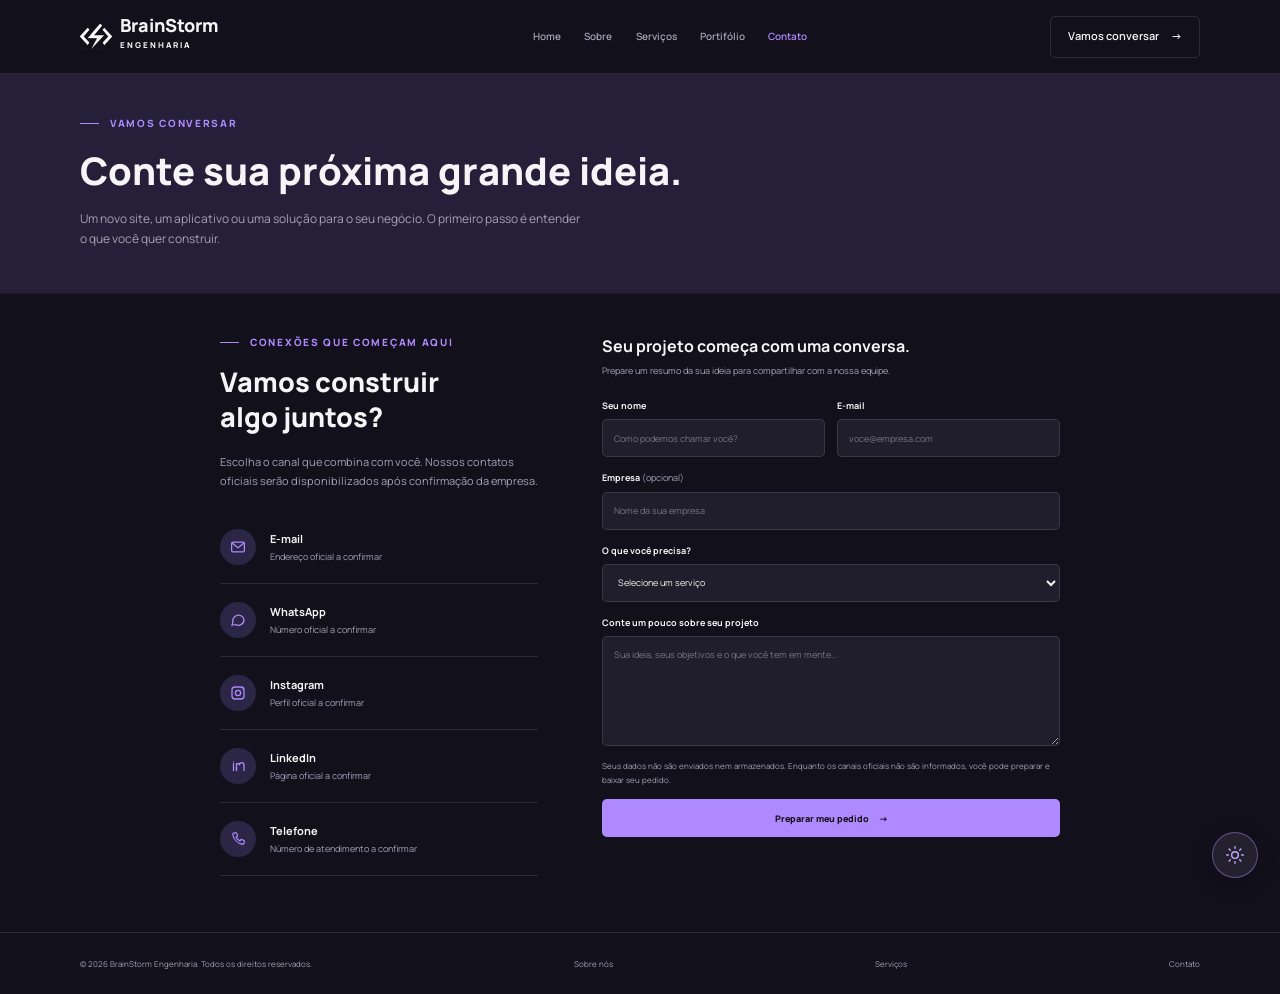
<file: contato.html>
<!DOCTYPE html>
<html lang="pt-br">
<head>
    <meta charset="UTF-8">
    <meta name="viewport" content="width=device-width, initial-scale=1.0">
    <title>Contato</title>
    <link rel="stylesheet" href="contato.css">
    <link rel="stylesheet" href="theme.css">
    <script src="theme.js"></script>
    <link rel="icon" type="image/PNG" href="Icones/BrainStorm Logo.png">

</head>
<body>

    <nav id="navegacao">
        <img src="Icones/BrainStorm - logobranca.png">
        <h4>BrainStorm</h4>
        <h6>Engenharia</h6>
        <a href="#pedido">Vamos conversar <span aria-hidden="true">→</span></a>
        <ul id="menu">
            <li><a href="index.html">Home</a></li>
            <li><a href="sobre.html">Sobre</a></li>
            <li><a href="servicos.html">Serviços</a></li>
            <li><a href="portfolio.html">Portifólio</a></li>
            <li><a href="contato.html">Contato</a></li>
        </ul>

    </nav>

    <header id="chamada">
        <h4>Vamos conversar</h4>
        <h1>Conte sua próxima grande ideia.</h1>
        <p> Um novo site, um aplicativo ou uma solução para o seu 
            negócio. O primeiro passo é entender o que você quer 
            construir. 
        </p>

    </header>

    <main>

        <section id="conexoes">
            <h4>Conexões que começam aqui</h4>
            <h1>Vamos construir<br>algo juntos?</h1>
            <p>Escolha o canal que combina com você. Nossos 
                contatos oficiais serão disponibilizados após 
                confirmação da empresa.
            </p>

            <ul id="redes_sociais">
                <li>
                    <span class="social-icon" aria-hidden="true"><svg viewBox="0 0 24 24"><rect x="3.5" y="5.5" width="17" height="13" rx="2"></rect><path d="m4.5 7 7.5 6 7.5-6"></path></svg></span>
                    <span><strong>E-mail</strong><small>Endereço oficial a confirmar</small></span>
                </li>
                <li>
                    <span class="social-icon" aria-hidden="true"><svg viewBox="0 0 24 24"><path d="M20 11.5a7.5 7.5 0 0 1-11.2 6.5L4 19l1.2-4.1A7.5 7.5 0 1 1 20 11.5Z"></path></svg></span>
                    <span><strong>WhatsApp</strong><small>Número oficial a confirmar</small></span>
                </li>
                <li>
                    <span class="social-icon" aria-hidden="true"><svg viewBox="0 0 24 24"><rect x="4" y="4" width="16" height="16" rx="4"></rect><circle cx="12" cy="12" r="3.5"></circle><path d="M17.5 6.8h.01"></path></svg></span>
                    <span><strong>Instagram</strong><small>Perfil oficial a confirmar</small></span>
                </li>
                <li>
                    <span class="social-icon" aria-hidden="true"><svg viewBox="0 0 24 24"><path d="M6 9v9M6 6.5v.01M10 18v-9h4v1.5a3 3 0 0 1 6 0V18"></path><path d="M10 13v5"></path></svg></span>
                    <span><strong>LinkedIn</strong><small>Página oficial a confirmar</small></span>
                </li>
                <li>
                    <span class="social-icon" aria-hidden="true"><svg viewBox="0 0 24 24"><path d="M7 3.8h3l1.4 4-2 1.8a15 15 0 0 0 5 5l1.8-2 4 1.4v3a2 2 0 0 1-2.2 2A16 16 0 0 1 5 6a2 2 0 0 1 2-2.2Z"></path></svg></span>
                    <span><strong>Telefone</strong><small>Número de atendimento a confirmar</small></span>
                </li>
            </ul>
        </section>

        <section id="pedido">
            <h3>Seu projeto começa com uma conversa.</h3>
            <p> Prepare um resumo da sua ideia para compartilhar com a nossa 
                equipe.
            </p>

            <form id="pedido-form">
                <div class="form-row">
                    <div class="field">
                        <label for="nome">Seu nome</label>
                        <input id="nome" name="nome" type="text" placeholder="Como podemos chamar você?" autocomplete="name" required>
                    </div>
                    <div class="field">
                        <label for="email">E-mail</label>
                        <input id="email" name="email" type="email" placeholder="voce@empresa.com" autocomplete="email" required>
                    </div>
                </div>
                <div class="field">
                    <label for="empresa">Empresa <span>(opcional)</span></label>
                    <input id="empresa" name="empresa" type="text" placeholder="Nome da sua empresa" autocomplete="organization">
                </div>
                <div class="field">
                    <label for="catalogo">O que você precisa?</label>
                    <select id="catalogo" name="servico" required>
                        <option value="">Selecione um serviço</option>
                        <option value="Sites & experiências web">Sites & experiências web</option>
                        <option value="Aplicativos sob medida">Aplicativos sob medida</option>
                        <option value="Serviços de infraestrutura">Serviços de infraestrutura</option>
                        <option value="Soluções digitais">Soluções digitais</option>
                        <option value="Quero conversar sobre uma ideia">Quero conversar sobre uma ideia</option>
                    </select>
                </div>
                <div class="field">
                    <label for="projeto">Conte um pouco sobre seu projeto</label>
                    <textarea id="projeto" name="projeto" placeholder="Sua ideia, seus objetivos e o que você tem em mente..." required></textarea>
                </div>

                <p class="privacy-note">Seus dados não são enviados nem armazenados. Enquanto os canais oficiais não são informados, você pode preparar e baixar seu pedido.</p>
                <button type="submit">Preparar meu pedido <span aria-hidden="true">→</span></button>
                <p id="form-status" role="status" aria-live="polite"></p>
            </form>
        </section>

    </main>

    <footer>

        <p>© 2026 BrainStorm Engenharia. Todos os direitos reservados.</p>
        <a href="sobre.html"> Sobre nós </a>
        <a href="servicos.html"> Serviços </a>
        <a href="contato.html"> Contato</a>


    </footer>

    <div vw class="enabled">
    <div vw-access-button class="active"></div>
    <div vw-plugin-wrapper>
      <div class="vw-plugin-top-wrapper"></div>
    </div>
   </div>
   <script src="https://vlibras.gov.br/app/vlibras-plugin.js"></script>
   <script>
    new window.VLibras.Widget('https://vlibras.gov.br/app');
   </script>

   <script src="contato.js"></script>

    
</body>
</html>
</file>
<file: contato.css>
@import url('https://fonts.googleapis.com/css2?family=Manrope:wght@400;500;600;700;800&display=swap');

:root {
	--page: #11101b;
	--surface: #24212e;
	--surface-raised: #2b2645;
	--text: #f5f5f7;
	--muted: #a4a2b4;
	--accent: #ae89ff;
	--green: #20a879;
	--line: rgba(228, 228, 228, 0.13);
	--content-width: 1120px;
}

* {
	box-sizing: border-box;
}

html {
	scroll-behavior: smooth;
}

body {
	margin: 0;
	background: var(--page);
	color: var(--text);
	font-family: 'Manrope', 'Avenir Next', sans-serif;
	font-size: 15px;
	line-height: 1.7;
	-webkit-font-smoothing: antialiased;
}

a {
	color: inherit;
	text-decoration: none;
}

a:focus-visible,
button:focus-visible,
input:focus-visible,
select:focus-visible,
textarea:focus-visible {
	outline: 2px solid var(--accent);
	outline-offset: 3px;
}

#navegacao {
	position: relative;
	display: grid;
	grid-template-columns: 40px 170px minmax(0, 1fr) auto;
	grid-template-rows: 1fr 1fr;
	align-items: center;
	min-height: 74px;
	padding: 0 max(24px, calc((100% - var(--content-width)) / 2));
	border-bottom: 1px solid var(--line);
	background: var(--page);
}

#navegacao img {
	grid-column: 1;
	grid-row: 1 / 3;
	width: 32px;
	height: 32px;
	object-fit: contain;
}

#navegacao h4,
#navegacao h6 {
	grid-column: 2;
	margin: 0;
	line-height: 1.2;
}

#navegacao h4 {
	align-self: end;
	font-size: 18px;
	font-weight: 800;
}

#navegacao h6 {
	align-self: start;
	margin-top: 3px;
	font-size: 8px;
	font-weight: 800;
	letter-spacing: 2px;
	text-transform: uppercase;
}

#navegacao > a {
	display: inline-flex;
	grid-column: 4;
	grid-row: 1 / 3;
	align-items: center;
	gap: 12px;
	min-height: 42px;
	padding: 0 17px;
	border: 1px solid var(--line);
	border-radius: 5px;
	font-size: 11px;
	font-weight: 600;
	transition: border-color 180ms ease, background 180ms ease;
}

#navegacao > a:hover {
	border-color: rgba(174, 137, 255, 0.5);
	background: rgba(174, 137, 255, 0.08);
}

#menu {
	display: flex;
	grid-column: 3;
	grid-row: 1 / 3;
	align-items: center;
	justify-content: center;
	gap: clamp(12px, 1.8vw, 24px);
	min-width: 0;
	margin: 0 18px;
	padding: 0;
	list-style: none;
}

#menu a {
	display: inline-flex;
	align-items: center;
	min-height: 42px;
	color: var(--muted);
	font-size: 10px;
	font-weight: 600;
	white-space: nowrap;
	transition: color 180ms ease;
}

#menu a:hover,
#menu li:last-child a {
	color: var(--accent);
}

#chamada {
	width: 100%;
	padding: 42px max(24px, calc((100% - var(--content-width)) / 2)) 44px;
	background: #251f39;
	box-shadow: 0 0 0 100vmax #251f39;
	clip-path: inset(0 -100vmax);
}

#chamada h4,
#conexoes > h4 {
	margin: 0 0 17px;
	color: var(--accent);
	font-size: 10px;
	font-weight: 800;
	letter-spacing: 1.7px;
	line-height: 1.5;
	text-transform: uppercase;
}

#chamada h4::before,
#conexoes > h4::before {
	display: inline-block;
	width: 19px;
	height: 1px;
	margin: 0 11px 3px 0;
	background: var(--accent);
	content: '';
}

#chamada h1 {
	margin: 0;
	font-size: 38px;
	font-weight: 800;
	letter-spacing: 0;
	line-height: 1.2;
}

#chamada p {
	max-width: 500px;
	margin: 15px 0 0;
	color: var(--muted);
	font-size: 12px;
}

main {
	display: grid;
	grid-template-columns: minmax(0, 0.82fr) minmax(0, 1.18fr);
	align-items: start;
	gap: 64px;
	width: min(840px, calc(100% - 48px));
	margin: 0 auto;
	padding: 42px 0 56px;
}

#conexoes,
#pedido {
	min-width: 0;
}

#conexoes > h4 {
	margin-bottom: 14px;
}

#conexoes h1 {
	margin: 0;
	font-size: 27px;
	font-weight: 800;
	letter-spacing: 0;
	line-height: 1.3;
}

#conexoes > p {
	margin: 17px 0 0;
	color: var(--muted);
	font-size: 11px;
	line-height: 1.8;
}

#redes_sociais {
	margin: 20px 0 0;
	padding: 0;
	list-style: none;
}

#redes_sociais li {
	display: flex;
	align-items: center;
	gap: 14px;
	min-height: 73px;
	border-bottom: 1px solid var(--line);
}

.social-icon {
	display: grid;
	flex: 0 0 36px;
	place-items: center;
	width: 36px;
	height: 36px;
	border-radius: 50%;
	background: var(--surface-raised);
	color: var(--accent);
}

.social-icon svg {
	width: 18px;
	height: 18px;
	fill: none;
	stroke: currentColor;
	stroke-linecap: round;
	stroke-linejoin: round;
	stroke-width: 1.7;
}

#redes_sociais li > span:last-child {
	display: grid;
	gap: 1px;
}

#redes_sociais strong {
	font-size: 11px;
	font-weight: 700;
}

#redes_sociais small {
	color: var(--muted);
	font-size: 9px;
}

#pedido h3 {
	margin: 0;
	font-size: 16px;
	font-weight: 700;
	line-height: 1.4;
}

#pedido > p {
	margin: 5px 0 20px;
	color: var(--muted);
	font-size: 9px;
}

#pedido-form {
	display: grid;
	gap: 13px;
}

.form-row {
	display: grid;
	grid-template-columns: repeat(2, minmax(0, 1fr));
	gap: 12px;
}

.field {
	display: grid;
	gap: 6px;
	min-width: 0;
}

.field label {
	color: var(--text);
	font-size: 9px;
	font-weight: 700;
}

.field label span {
	color: var(--muted);
	font-weight: 400;
}

.field input,
.field select,
.field textarea {
	width: 100%;
	min-height: 38px;
	padding: 0 11px;
	border: 1px solid var(--line);
	border-radius: 5px;
	background: #201e2a;
	color: var(--text);
	font: inherit;
	font-size: 9px;
	transition: border-color 160ms ease, background 160ms ease;
}

.field input::placeholder,
.field textarea::placeholder {
	color: #777486;
	opacity: 1;
}

.field input:hover,
.field select:hover,
.field textarea:hover {
	border-color: rgba(174, 137, 255, 0.4);
}

.field select {
	appearance: auto;
	cursor: pointer;
}

.field textarea {
	min-height: 110px;
	padding-top: 10px;
	resize: vertical;
}

.privacy-note {
	margin: 0;
	color: var(--muted);
	font-size: 8px;
	line-height: 1.7;
}

#pedido-form button {
	display: inline-flex;
	align-items: center;
	justify-content: center;
	gap: 10px;
	min-height: 38px;
	border: 0;
	border-radius: 5px;
	background: var(--accent);
	color: var(--page);
	font: inherit;
	font-size: 9px;
	font-weight: 800;
	cursor: pointer;
	transition: transform 180ms ease, background 180ms ease;
}

#pedido-form button:hover {
	transform: translateY(-2px);
	background: #c1a8ff;
}

#form-status {
	min-height: 0;
	margin: 0;
	color: var(--accent);
	font-size: 9px;
}

footer {
	display: flex;
	align-items: center;
	justify-content: space-between;
	gap: 20px;
	min-height: 62px;
	padding: 14px max(24px, calc((100% - var(--content-width)) / 2));
	border-top: 1px solid var(--line);
	background: var(--page);
}

footer p,
footer a {
	margin: 0;
	color: var(--muted);
	font-size: 8px;
}

footer a:hover {
	color: var(--accent);
}

@media (max-width: 760px) {
	#navegacao {
		grid-template-columns: 36px minmax(0, 1fr) auto;
		grid-template-rows: 1fr 1fr auto;
		padding: 0 20px;
	}

	#navegacao > a {
		grid-column: 3;
		padding: 0 11px;
		font-size: 9px;
	}

	#menu {
		grid-column: 1 / -1;
		grid-row: 3;
		justify-content: space-between;
		gap: 8px;
		margin: 5px 0 0;
	}

	#menu a {
		font-size: 10px;
	}

	main {
		grid-template-columns: minmax(0, 0.85fr) minmax(0, 1.15fr);
		gap: 30px;
		width: calc(100% - 40px);
	}

	#chamada {
		padding-top: 36px;
		padding-bottom: 38px;
	}
}

@media (max-width: 560px) {
	#navegacao {
		grid-template-columns: 36px minmax(0, 1fr) auto;
		min-height: 68px;
		padding: 0 16px;
	}

	#navegacao h4 {
		font-size: 16px;
	}

	#navegacao > a {
		min-height: 36px;
		padding: 0 9px;
		font-size: 8px;
	}

	#chamada {
		padding: 32px 20px 34px;
	}

	#chamada h1 {
		font-size: 30px;
	}

	main {
		grid-template-columns: minmax(0, 1fr);
		gap: 36px;
		width: calc(100% - 40px);
		padding: 30px 0 40px;
	}

	#conexoes h1 {
		font-size: 25px;
	}

	#redes_sociais li {
		min-height: 64px;
	}

	footer {
		flex-wrap: wrap;
		gap: 8px 16px;
		padding: 16px 20px;
	}

	footer p {
		width: 100%;
	}
}

@media (max-width: 380px) {
	.form-row {
		grid-template-columns: minmax(0, 1fr);
	}
}
</file>
<file: theme.css>
:root {
	color-scheme: dark;
}

:root[data-theme='light'] {
	color-scheme: light;
	--page: #f5f4f8;
	--surface: #e9e6ef;
	--surface-raised: #eee8ff;
	--text: #24212e;
	--muted: #696578;
	--accent: #704ac4;
	--green: #137b58;
	--line: rgba(36, 33, 46, 0.14);
	--primary-color: #f5f4f8;
	--secondary-color: #e9e6ef;
	--third-color: #eee8ff;
	--quaternary-color: #353342;
	--quinary-color: #704ac4;
	--senary-color: #24212e;
	--septenary-color: #696578;
	--accent-green: #137b58;
	--surface-color: #e9e6ef;
	--surface-raised: #eee8ff;
	--text-color: #24212e;
	--muted-color: #696578;
	--accent-color: #704ac4;
	--line-color: rgba(36, 33, 46, 0.14);
}

:root[data-theme='light'] body {
	background-color: var(--page, var(--primary-color));
	color: var(--text, var(--text-color, var(--senary-color)));
}

:root[data-theme='light'] #navegacao img {
	filter: brightness(0) opacity(0.78);
}

:root[data-theme='light'] #navegacao::before {
	filter: brightness(0);
}

:root[data-theme='light'] #cabecalho_inicial,
:root[data-theme='light'] #chamada,
:root[data-theme='light'] #ideias,
:root[data-theme='light'] #funcao {
	background: #eae5f5;
}

:root[data-theme='light'] #chamada,
:root[data-theme='light'] #ideias {
	box-shadow: 0 0 0 100vmax #eae5f5;
}

:root[data-theme='light'] #cabecalho_inicial > p {
	color: rgba(36, 33, 46, 0.72);
}

:root[data-theme='light'] #cabecalho_inicial::before,
:root[data-theme='light'] #cabecalho_inicial::after {
	opacity: 0.34;
}

:root[data-theme='light'] #propositos {
	background: rgba(233, 230, 239, 0.97);
}

:root[data-theme='light'] .secoes {
	background: rgba(255, 255, 255, 0.72);
}

:root[data-theme='light'] .secoes:hover {
	background: rgba(238, 232, 255, 0.9);
}

:root[data-theme='light'] #ideiasNaPratica {
	background: #e9e6ef;
}

:root[data-theme='light'] #ideiasNaPratica li::before,
:root[data-theme='light'] #ideiasNaPratica li:nth-child(2)::before,
:root[data-theme='light'] #ideiasNaPratica li:nth-child(3)::before {
	color: #f5f5f7;
}

:root[data-theme='light'] #ideiasNaPratica li:nth-child(3)::before {
	color: #20a879;
}

:root[data-theme='light'] #mentes li {
	background: #fff;
}

:root[data-theme='light'] #mentes li:hover {
	background: #fbfaff;
}

:root[data-theme='light'] #contato {
	color: #fff;
}

:root[data-theme='light'] #contato p {
	color: rgba(255, 255, 255, 0.82);
}

:root[data-theme='light'] #contato a {
	background: #24212e;
	color: #c1a8ff;
}

:root[data-theme='light'] #contato a:hover {
	background: #353342;
}

:root[data-theme='light'] .field input,
:root[data-theme='light'] .field select,
:root[data-theme='light'] .field textarea {
	border-color: rgba(36, 33, 46, 0.17);
	background: #fff;
	color: #24212e;
}

:root[data-theme='light'] .field input::placeholder,
:root[data-theme='light'] .field textarea::placeholder {
	color: #777486;
}

:root[data-theme='light'] #funcao + main > section:not(#insight, #contato) {
	background: #fff;
}

:root[data-theme='light'] #funcao + main > section:not(#insight, #contato):hover {
	background: #fbfaff;
}

:root[data-theme='light'] .preview-site,
:root[data-theme='light'] .preview-app,
:root[data-theme='light'] .preview-infra,
:root[data-theme='light'] .browser-window,
:root[data-theme='light'] .phone-window {
	color: #f5f5f7;
}

.theme-toggle {
	position: fixed;
	right: 22px;
	bottom: 22px;
	z-index: 9999;
	display: grid;
	place-items: center;
	width: 46px;
	height: 46px;
	padding: 0;
	border: 1px solid rgba(174, 137, 255, 0.48);
	border-radius: 50%;
	background: #24212e;
	box-shadow: 0 5px 20px rgba(10, 9, 18, 0.26);
	color: #c1a8ff;
	cursor: pointer;
	transition: transform 180ms ease, background 180ms ease, color 180ms ease;
}

.theme-toggle:hover {
	transform: translateY(-2px);
	background: #353342;
}

.theme-toggle svg {
	width: 20px;
	height: 20px;
	fill: none;
	stroke: currentColor;
	stroke-linecap: round;
	stroke-linejoin: round;
	stroke-width: 1.7;
}

.theme-toggle__sr-only {
	position: absolute;
	width: 1px;
	height: 1px;
	padding: 0;
	margin: -1px;
	overflow: hidden;
	clip: rect(0, 0, 0, 0);
	white-space: nowrap;
	border: 0;
}

:root[data-theme='light'] .theme-toggle {
	border-color: rgba(112, 74, 196, 0.32);
	background: #fff;
	box-shadow: 0 5px 20px rgba(36, 33, 46, 0.16);
	color: #704ac4;
}

:root[data-theme='light'] .theme-toggle:hover {
	background: #eee8ff;
}

@media (max-width: 560px) {
	.theme-toggle {
		right: 14px;
		bottom: 14px;
		width: 42px;
		height: 42px;
	}
}

@media (prefers-reduced-motion: reduce) {
	.theme-toggle {
		transition-duration: 0.01ms;
	}
}
</file>
